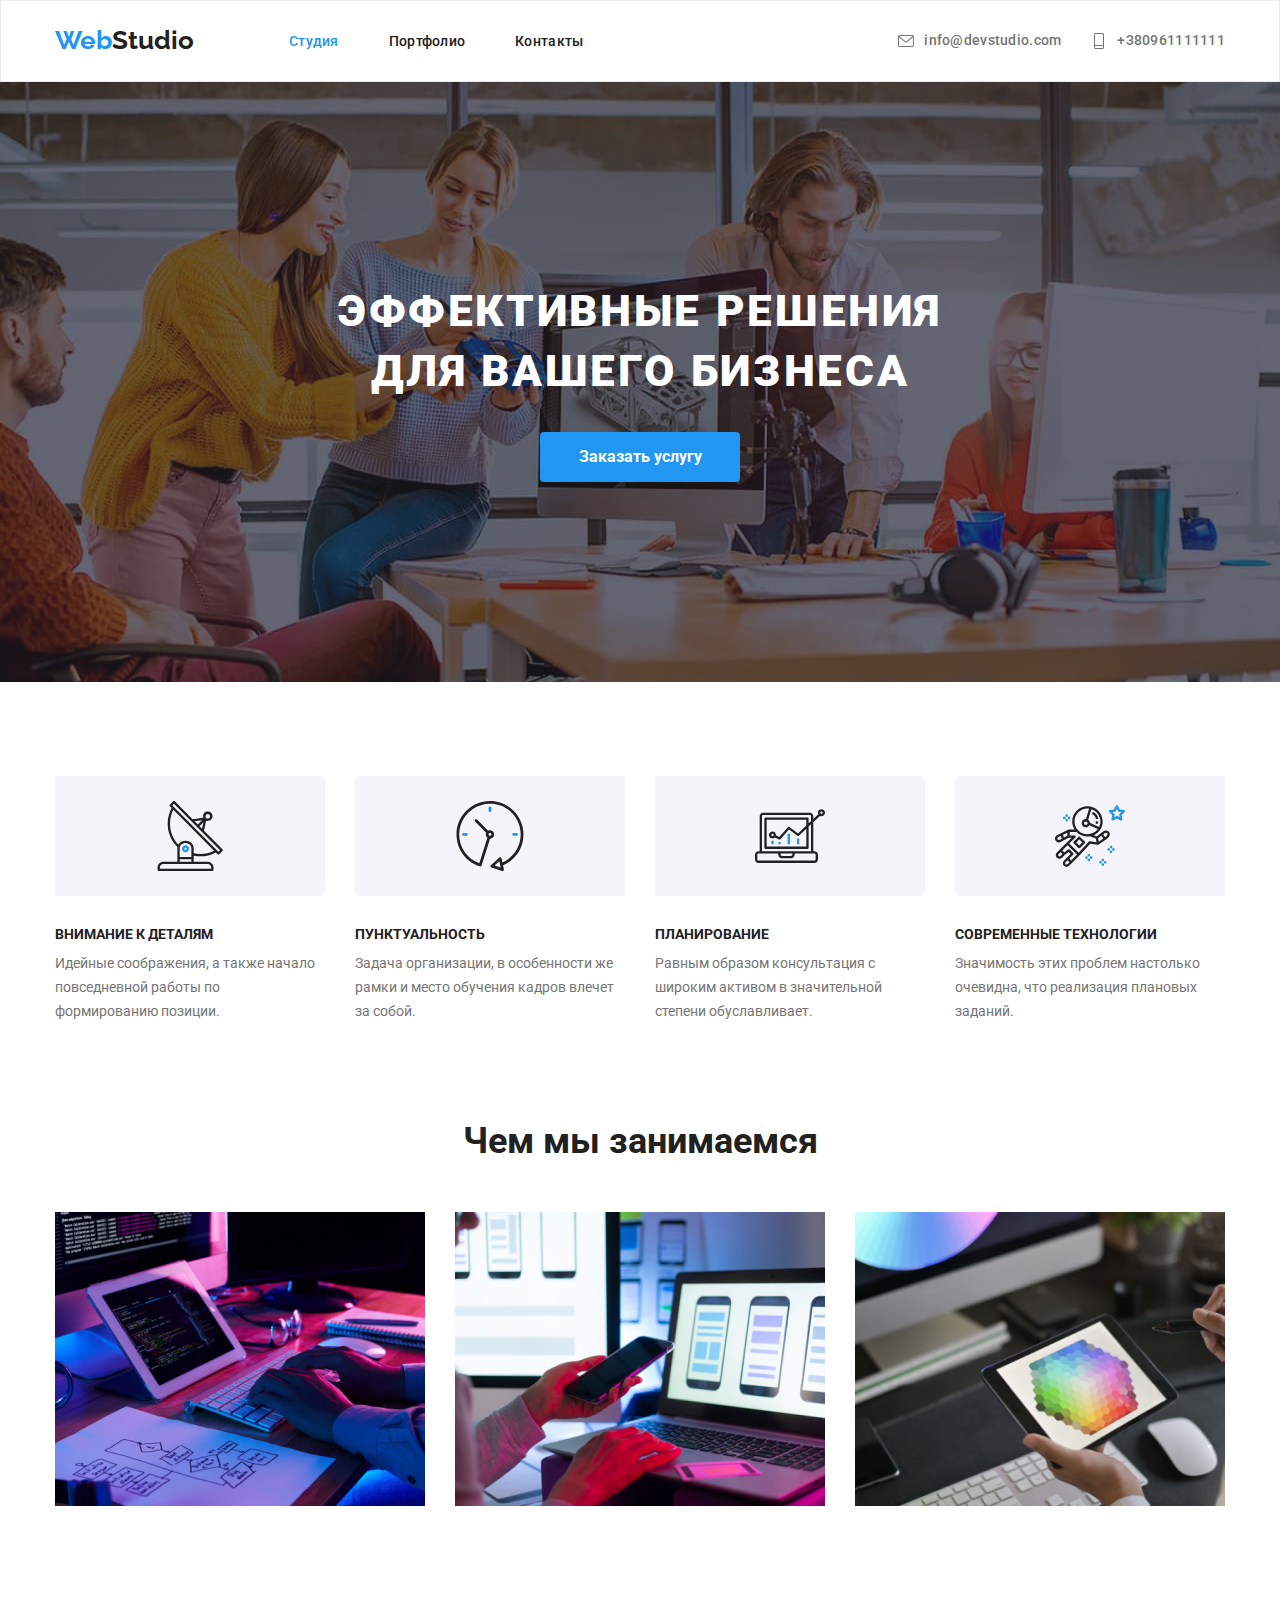
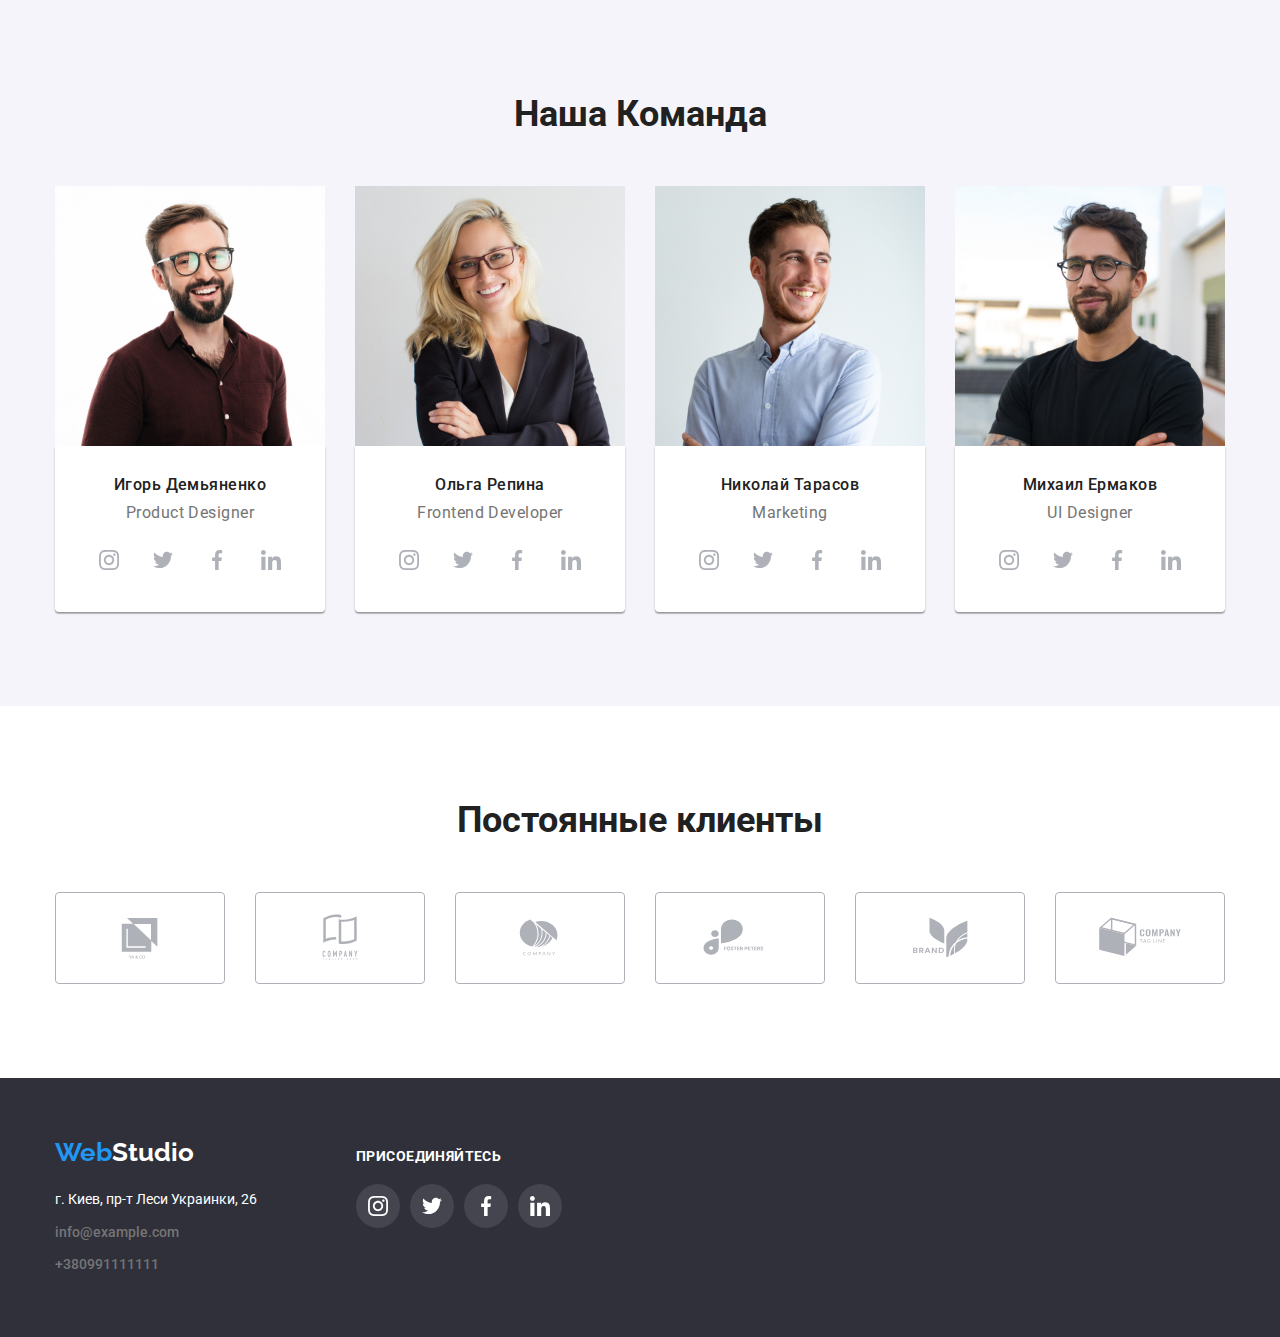
<file: index.html>
<!DOCTYPE html>
<html lang="ru">
  <head>
    <meta charset="UTF-8" />
    <meta http-equiv="X-UA-Compatible" content="IE=edge" />
    <meta name="viewport" content="width=device-width, initial-scale=1.0" />
    <title>Студия</title>
    <link rel="preconnect" href="https://fonts.googleapis.com" />
    <link rel="preconnect" href="https://fonts.gstatic.com" crossorigin />
    <link
      href="https://fonts.googleapis.com/css2?family=Raleway:wght@700&family=Roboto:wght@400;500;700;900&display=swap"
      rel="stylesheet"
    />
    <link
      rel="stylesheet"
      href="https://cdnjs.cloudflare.com/ajax/libs/modern-normalize/1.1.0/modern-normalize.min.css"
    />
    <link rel="stylesheet" href="css/styles.css" />
  </head>
  <body>
    <header class="topline">
      <div class="header-container container">
        <a class="header-logo" href="index.html" lang="en">
          <span class="web">Web</span><span class="studio">Studio</span></a
        >
        <nav>
          <ul class="site-nav">
            <li class="menu-nav">
              <a href="./index.html" class="current">Студия</a>
            </li>
            <li class="menu-nav">
              <a href="./portfolio.html" class="link">Портфолио</a>
            </li>
            <li class="menu-nav">
              <a href="#" class="link">Контакты</a>
            </li>
          </ul>
        </nav>
        <ul class="contact-list">
          <li class="menu-item">
            <a href="mailto:info@devstudio.com" class="contacts">
              <svg class="contact-icon" width="16px" height="16px">
                <use href="./images/icons.svg#icon-mail"></use>
              </svg>
              info@devstudio.com
            </a>
          </li>
          <li class="menu-item">
            <a href="tel:+380961111111" class="contacts">
              <svg class="contact-icon" width="16px" height="16px">
                <use href="./images/icons.svg#icon-tel"></use>
              </svg>
              +380961111111
            </a>
          </li>
        </ul>
      </div>
    </header>
    <main>
      <section class="hero-section">
        <div class="hero-container container">
          <h1 class="hero-title">Эффективные решения для вашего бизнеса</h1>
          <button class="header-btn" type="button">Заказать услугу</button>
        </div>
      </section>
    </main>
    <section class="section">
      <div class="container">
        <h2 class="title">Особенности</h2>
        <ul class="feature-list">
          <li class="feature-item">
            <div class="feature-icon-bg">
              <svg class="feature-icon" width="70px" height="70px">
                <use href="./images/icons.svg#icon-group"></use>
              </svg>
            </div>
            <h3 class="title-feature">Внимание к деталям</h3>
            <p class="feature">
              Идейные соображения, а также начало повседневной работы по
              формированию позиции.
            </p>
          </li>
          <li class="feature-item">
            <div class="feature-icon-bg">
              <svg class="feature-icon" width="70px" height="70px">
                <use href="./images/icons.svg#icon-clock"></use>
              </svg>
            </div>
            <h3 class="title-feature">Пунктуальность</h3>
            <p class="feature">
              Задача организации, в особенности же рамки и место обучения кадров
              влечет за собой.
            </p>
          </li>
          <li class="feature-item">
            <div class="feature-icon-bg">
              <svg class="feature-icon" width="70px" height="70px">
                <use href="./images/icons.svg#icon-diagram1"></use>
              </svg>
            </div>
            <h3 class="title-feature">Планирование</h3>
            <p class="feature">
              Равным образом консультация с широким активом в значительной
              степени обуславливает.
            </p>
          </li>
          <li class="feature-item">
            <div class="feature-icon-bg">
              <svg class="feature-icon" width="70px" height="70px">
                <use href="./images/icons.svg#icon-astronaut1"></use>
              </svg>
            </div>
            <h3 class="title-feature">Современные технологии</h3>
            <p class="feature">
              Значимость этих проблем настолько очевидна, что реализация
              плановых заданий.
            </p>
          </li>
        </ul>
      </div>
    </section>
    <section class="box-section">
      <div class="container">
        <h2 class="section-title">Чем мы занимаемся</h2>
        <ul class="box-list">
          <li class="box-item">
            <img
              src="./images/img1.jpg"
              alt="Планшет с клавиатурой"
              width="370"
              height="294"
            />
          </li>
          <li class="box-item">
            <img
              src="./images/img2.jpg"
              alt="Мобильные телефоны на экране ноутбука"
              width="370"
              height="294"
            />
          </li>
          <li class="box-item">
            <img
              src="./images/img3.jpg"
              alt="Палитра цветов на экране планшета"
              width="370"
              height="294"
            />
          </li>
        </ul>
      </div>
    </section>
    <section class="section-bg">
      <div class="container">
        <h2 class="section-title team-title">Наша Команда</h2>
        <ul class="team-list">
          <li class="team-item">
            <img src="./images/Игорь.jpg" alt="Фото Игоря" width="270" />
            <div class="team-card">
              <h3 class="team-name">Игорь Демьяненко</h3>
              <p lang="en" class="team-card-text">Product Designer</p>
              <ul class="team-social social-list">
                <li class="social-item">
                  <a href="#" class="social-link">
                    <svg class="team-icon" width="20" height="20">
                      <use href="./images/icons.svg#icon-instagram"></use>
                    </svg>
                  </a>
                </li>
                <li class="social-item">
                  <a href="#" class="social-link">
                    <svg class="team-icon" width="20" height="20">
                      <use href="./images/icons.svg#icon-twitter"></use>
                    </svg>
                  </a>
                </li>
                <li class="social-item">
                  <a href="#" class="social-link">
                    <svg class="team-icon" width="20" height="20">
                      <use href="./images/icons.svg#icon-facebook"></use>
                    </svg>
                  </a>
                </li>
                <li class="social-item">
                  <a href="#" class="social-link">
                    <svg class="team-icon" width="20" height="20">
                      <use href="./images/icons.svg#icon-linkedin"></use>
                    </svg>
                  </a>
                </li>
              </ul>
            </div>
          </li>
          <li class="team-item">
            <img src="./images/Ольга.jpg" alt="Фото Ольги" width="270" />
            <div class="team-card">
              <h3 class="team-name">Ольга Репина</h3>
              <p lang="en" class="team-card-text">Frontend Developer</p>
              <ul class="team-social social-list">
                <li class="social-item">
                  <a href="#" class="social-link">
                    <svg class="team-icon" width="20" height="20">
                      <use href="./images/icons.svg#icon-instagram"></use>
                    </svg>
                  </a>
                </li>
                <li class="social-item">
                  <a href="#" class="social-link">
                    <svg class="team-icon" width="20" height="20">
                      <use href="./images/icons.svg#icon-twitter"></use>
                    </svg>
                  </a>
                </li>
                <li class="social-item">
                  <a href="#" class="social-link">
                    <svg class="team-icon" width="20" height="20">
                      <use href="./images/icons.svg#icon-facebook"></use>
                    </svg>
                  </a>
                </li>
                <li class="social-item">
                  <a href="#" class="social-link">
                    <svg class="team-icon" width="20" height="20">
                      <use href="./images/icons.svg#icon-linkedin"></use>
                    </svg>
                  </a>
                </li>
              </ul>
            </div>
          </li>
          <li class="team-item">
            <img src="./images/Николай.jpg" alt="Фото Николая" width="270" />
            <div class="team-card">
              <h3 class="team-name">Николай Тарасов</h3>
              <p lang="en" class="team-card-text">Marketing</p>
              <ul class="team-social social-list">
                <li class="social-item">
                  <a href="#" class="social-link">
                    <svg class="team-icon" width="20" height="20">
                      <use href="./images/icons.svg#icon-instagram"></use>
                    </svg>
                  </a>
                </li>
                <li class="social-item">
                  <a href="#" class="social-link">
                    <svg class="team-icon" width="20" height="20">
                      <use href="./images/icons.svg#icon-twitter"></use>
                    </svg>
                  </a>
                </li>
                <li class="social-item">
                  <a href="#" class="social-link">
                    <svg class="team-icon" width="20" height="20">
                      <use href="./images/icons.svg#icon-facebook"></use>
                    </svg>
                  </a>
                </li>
                <li class="social-item">
                  <a href="#" class="social-link">
                    <svg class="team-icon" width="20" height="20">
                      <use href="./images/icons.svg#icon-linkedin"></use>
                    </svg>
                  </a>
                </li>
              </ul>
            </div>
          </li>
          <li class="team-item">
            <img src="./images/Михаил.jpg" alt="Фото Михаила" width="270" />
            <div class="team-card">
              <h3 class="team-name">Михаил Ермаков</h3>
              <p lang="en" class="team-card-text">UI Designer</p>
              <ul class="team-social social-list">
                <li class="social-item">
                  <a href="#" class="social-link">
                    <svg class="team-icon" width="20" height="20">
                      <use href="./images/icons.svg#icon-instagram"></use>
                    </svg>
                  </a>
                </li>
                <li class="social-item">
                  <a class="social-link">
                    <svg class="team-icon" width="20" height="20">
                      <use href="./images/icons.svg#icon-twitter"></use>
                    </svg>
                  </a>
                </li>
                <li class="social-item">
                  <a href="#" class="social-link">
                    <svg class="team-icon" width="20" height="20">
                      <use href="./images/icons.svg#icon-facebook"></use>
                    </svg>
                  </a>
                </li>
                <li class="social-item">
                  <a href="#" class="social-link">
                    <svg class="team-icon" width="20" height="20">
                      <use href="./images/icons.svg#icon-linkedin"></use>
                    </svg>
                  </a>
                </li>
              </ul>
            </div>
          </li>
        </ul>
      </div>
    </section>
    <section class="section">
      <div class="container">
        <h2 class="section-title client-title">Постоянные клиенты</h2>
        <ul class="client-list">
          <li class="client-item">
            <a href="#" class="client-box">
              <svg class="client-icon" width="170" height="92">
                <use href="./images/icons.svg#icon-logo1"></use>
              </svg>
            </a>
          </li>
          <li class="client-item">
            <a href="#"  class="client-box">
              <svg class="client-icon"  width="170" height="92" >
                <use href="./images/icons.svg#icon-logo4"></use>
              </svg>
            </a>
          </li>
          <li class="client-item">
            <a href="#" class="client-box">
              <svg class="client-icon"  width="170" height="92">
                <use href="./images/icons.svg#icon-logo3"></use>
              </svg>
            </a>
          </li>
          <li class="client-item">
            <a href="#"  class="client-box">
              <svg class="client-icon"  width="170" height="92" >
                <use href="./images/icons.svg#icon-logo2"></use>
              </svg>
            </a>
          </li>
          <li class="client-item">
            <a href="#"  class="client-box">
              <svg class="client-icon"  width="170" height="92" >
                <use href="./images/icons.svg#icon-logo5"></use>
              </svg>
            </a>
          </li>
          <li class="client-item">
            <a href="#"  class="client-box">
              <svg class="client-icon" width="170" height="92" >
                <use href="./images/icons.svg#icon-Logo6"></use>
              </svg>
            </a>
          </li>
        </ul>
      </div>
    </section>
    <footer class="footer">
      <div class="footer-container container">
        <div class="footer-left">
        <a class="footer-logo" href="index.html" lang="en"
          ><span class="web">Web</span>Studio</a>
        <address>
          <div>
          <ul class="footer-list">
            <li>
              <a href="#" class="address">г. Киев, пр-т Леси Украинки, 26</a>
            </li>
            <li><a href="#" class="contacts-mail">info@example.com</a></li>
            <li><a href="#" class="contacts-tel">+380991111111</a></li>
            </ul>
            </div>
          </div>
        </addres>
          <div class="links">
            <p class="footer-name">ПРИСОЕДИНЯЙТЕСЬ</p>
          <ul class="social-footer-list">
            <li class="footer-social">
              <a href="#" class="footer-social-link">
                <svg class="footer-social-icon"  width="20" height="20">
                  <use href="./images/icons.svg#icon-instagram"></use>
                </svg>
              </a>
            </li>
            <li class="footer-social">
              <a href="#" class="footer-social-link">
                <svg class="footer-social-icon"  width="20" height="20">
                  <use href="./images/icons.svg#icon-twitter"></use>
                </svg>
              </a>
            </li>
            <li class="footer-social">
              <a href="#" class="footer-social-link">
                <svg class="footer-social-icon"  width="20" height="20">
                  <use href="./images/icons.svg#icon-facebook"></use>
                </svg>
              </a>
            </li>
            <li class="footer-social">
              <a href="#" class="footer-social-link">
                <svg class="footer-social-icon"  width="20" height="20">
                  <use href="./images/icons.svg#icon-linkedin"></use>
                </svg>
              </a>
            </li>
          </ul>
      </div>
    </footer>
  </body>
</html>
</file>
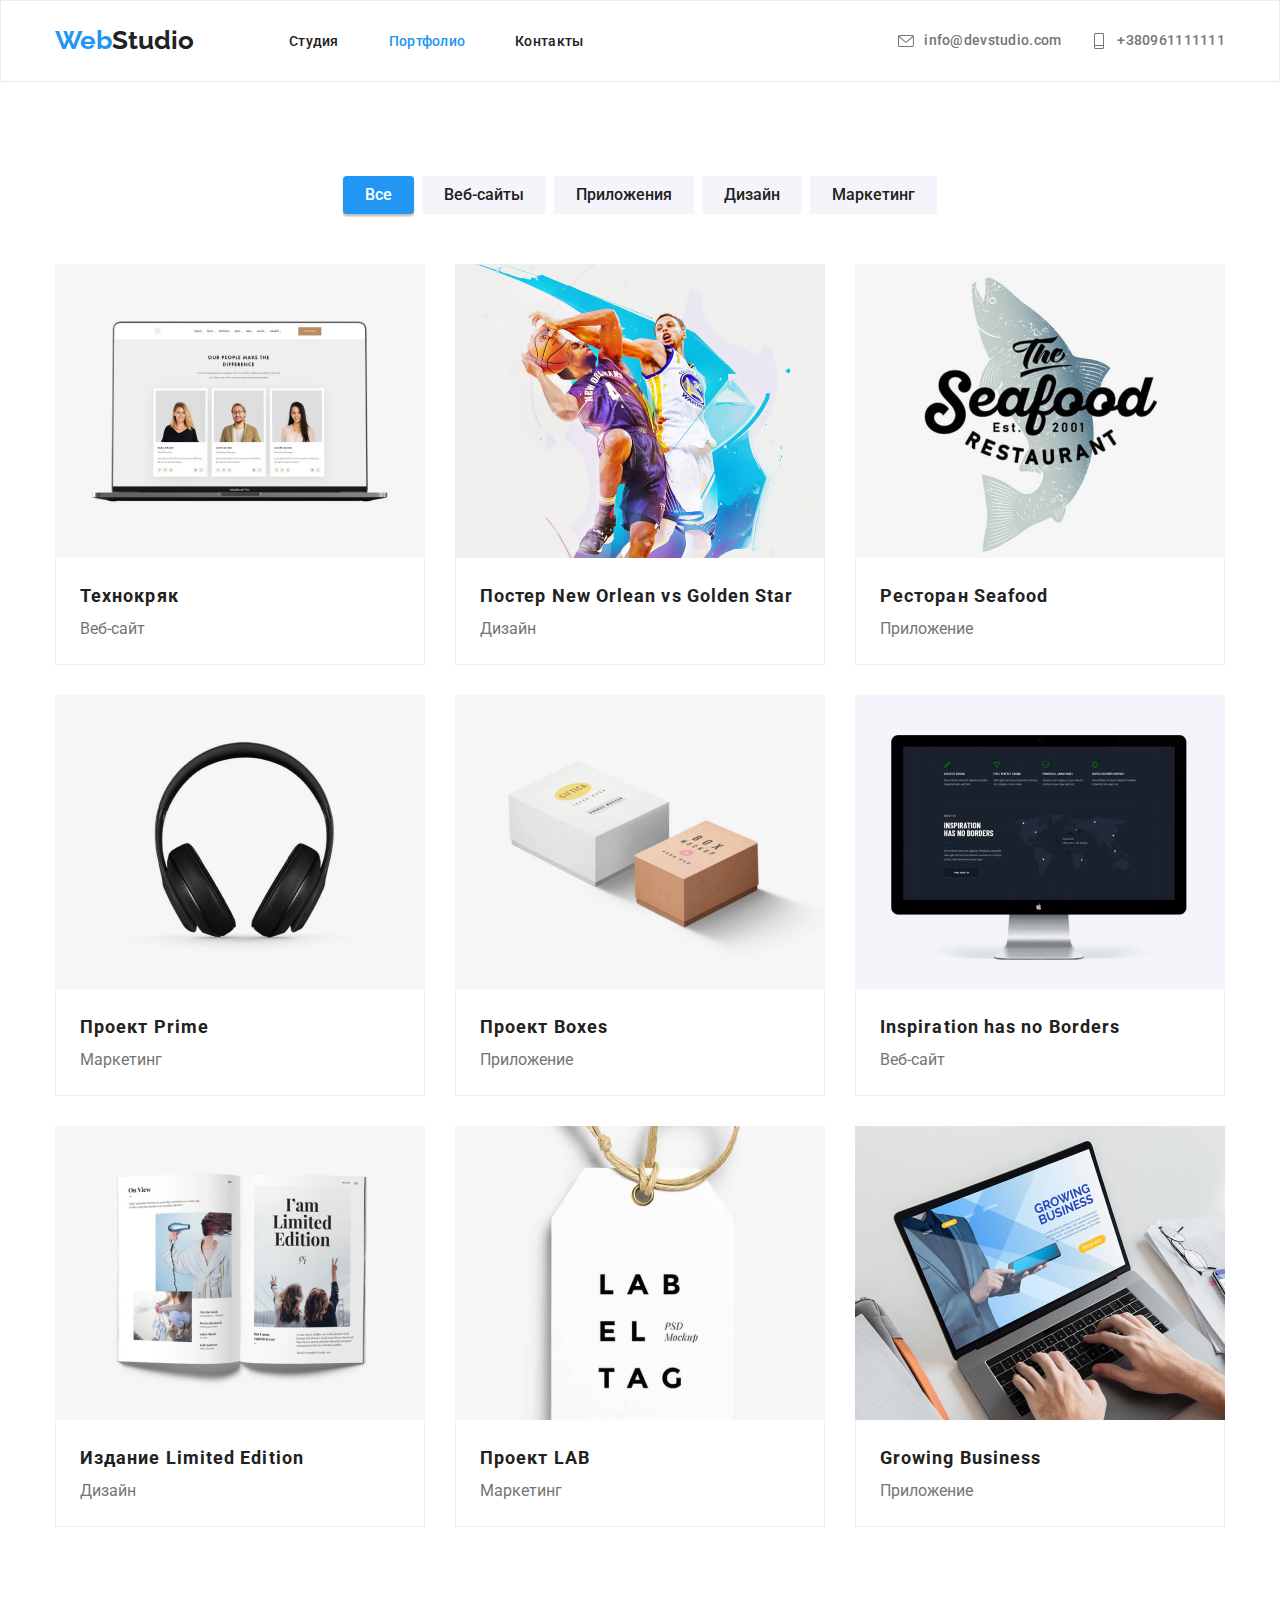
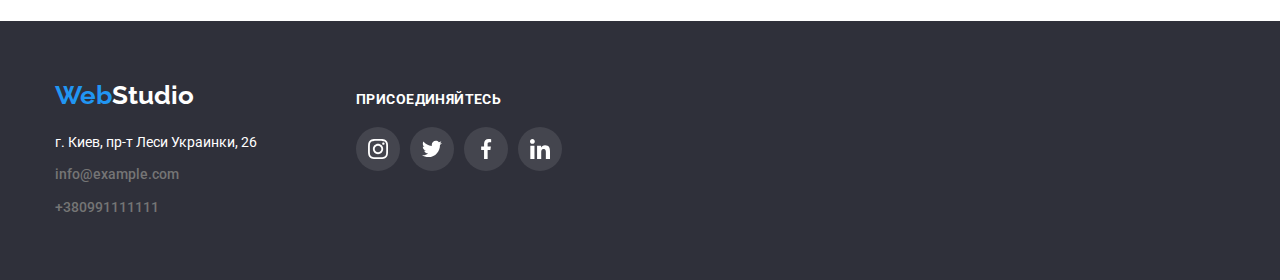
<file: portfolio.html>
<!DOCTYPE html>
<html lang="ru">
  <head>
    <meta charset="UTF-8" />
    <meta http-equiv="X-UA-Compatible" content="IE=edge" />
    <meta name="viewport" content="width=device-width, initial-scale=1.0" />
    <title>Портфолио</title>
    <link rel="preconnect" href="https://fonts.googleapis.com" />
    <link rel="preconnect" href="https://fonts.gstatic.com" crossorigin />
    <link
      href="https://fonts.googleapis.com/css2?family=Raleway:wght@700&family=Roboto:wght@400;500;700;900&display=swap"
      rel="stylesheet"
    />
    <link rel="stylesheet" href="https://cdnjs.cloudflare.com/ajax/libs/modern-normalize/1.1.0/modern-normalize.min.css" />
    <link rel="stylesheet" href="css/styles.css" />
  </head>
  <body>
    <header class="topline">
      <div class="header-container container">
      <a class="header-logo" href="index.html" lang="en">
        <span class="web">Web</span><span class="studio">Studio</span></a>
      <nav>
        <ul class="site-nav list">
          <li class="menu-nav"><a href="./index.html" class="link">Студия</a></li>
          <li class="menu-nav"><a href="./portfolio.html" class="current">Портфолио</a></li>
          <li class="menu-nav"><a href="#" class="link">Контакты</a></li>
        </ul>
      </nav>
      <ul class="contact-list">
        <li class="menu-item">
          <a href="mailto:info@devstudio.com" class="contacts">
            <svg class="contact-icon" width="16px" height="16px">
              <use href="./images/icons.svg#icon-mail"></use>
            </svg>
            info@devstudio.com
          </a>
        </li>
        <li class="menu-item">
          <a href="tel:+380961111111" class="contacts">
            <svg class="contact-icon" width="16px" height="16px">
              <use href="./images/icons.svg#icon-tel"></use>
            </svg>
            +380961111111
          </a>
        </li>
      </ul>
      </div>
    </header>
    <main>
      <section class="section-group">
        <div class="container">
        <h1 class="title">Фильтр</h1>
        <ul class="filtr-list">
          <li class="filtr-btn"><button type="button" class="btn-active">Все</button></li>
          <li class="filtr-btn"><button type="button" class="btn">Веб-сайты</button></li>
          <li class="filtr-btn"><button type="button" class="btn">Приложения</button></li>
          <li class="filtr-btn"><button type="button" class="btn">Дизайн</button></li>
          <li class="filtr-btn"><button type="button" class="btn">Маркетинг</button></li>
        </ul>
        <ul class="flex-container">
          <li class="flex-element">
            <a href="#" class="project-element">
            <img src="./images/imgТехнокряк.jpg" alt="ноутбук" width="370"  />
            <div class="portfolio-group">
            <h2 class="project-list">Технокряк</h2>
            <p class="project-text">Веб-сайт</p>
            </div>
            </a>
          </li>
          <li class="flex-element">
            <a href="#"  class="project-element">
            <img src="./images/imgпостер.jpg" alt="баскетболисты" width="370" />
            <div class="portfolio-group">
            <h2 class="project-list">
              Постер<span lang="en"> New Orlean vs Golden Star</span>
            </h2>
            <p class="project-text">Дизайн</p>
            </div>
            </a>
          </li>
          <li class="flex-element">
            <a href="#"  class="project-element">
            <img
              src="./images/РесторанSeafood.jpg"
              alt="логотип ресторана"
              width="370"
            />
            <div class="portfolio-group">
            <h2 class="project-list">
              Ресторан<span lang="en"> Seafood</span>
            </h2>
            <p class="project-text">Приложение</p>
            </div>
            </a>
          </li>
          <li class="flex-element">
            <a href="#"  class="project-element">
            <img src="./images/ПроектPrime.jpg" alt="наушники" width="370" />
            <div class="portfolio-group">
            <h2 class="project-list">Проект<span lang="en"> Prime</span></h2>
            <p class="project-text">Маркетинг</p>
            </div>
            </a>
          </li>
          <li class="flex-element">
            <a href="#"  class="project-element">
            <img src="./images/Проектboxes.jpg" alt="коробки" width="370" />
            <div class="portfolio-group">
            <h2 class="project-list">Проект<span lang="en"> Boxes</span></h2>
            <p class="project-text">Приложение</p>
            </div>
            </a>
          </li>
          <li class="flex-element">
            <a href="#"  class="project-element">
            <img src="./images/Inspiration.jpg" alt="монитор" width="370" />
            <div class="portfolio-group">
            <h2 lang="en" class="project-list">Inspiration has no Borders</h2>
            <p class="project-text">Веб-сайт</p>
            </div>
            </a>
          </li>
          <li class="flex-element">
            <a href="#" class="project-element">
            <img
              src="./images/Изданиеlimitededition.jpg"
              alt="книга"
              width="370"
            />
            <div class="portfolio-group">
            <h2 class="project-list">
              Издание<span lang="en"> Limited Edition</span>
            </h2>
            <p class="project-text">Дизайн</p>
            </div>
            </a>
          </li>
          <li class="flex-element">
            <a href="#"  class="project-element">
            <img src="./images/Проектlab.jpg" alt="бирка" width="370" />
            <div class="portfolio-group">
            <h2 class="project-list">Проект<span lang="en"> LAB</span></h2>
            <p class="project-text">Маркетинг</p>
            </div>
            </a>
          </li>
          <li class="flex-element">
            <a href="#"  class="project-element">
            <img
              src="./images/GrowingBusiness.jpg"
              alt="работа за ноутбуком"
              width="370"
            />
            <div class="portfolio-group">
            <h2 lang="en" class="project-list">Growing Business</h2>
            <p class="project-text">Приложение</p>
            </div>
            </a>
          </li>
        </ul>
        </div>
      </section>
    </main>
     <footer class="footer">
      <div class="footer-container container">
        <div class="footer-left">
        <a class="footer-logo" href="index.html" lang="en"
          ><span class="web">Web</span>Studio</a>
        <address>
          <div>
          <ul class="footer-list">
            <li>
              <a href="#" class="address">г. Киев, пр-т Леси Украинки, 26</a>
            </li>
            <li><a href="#" class="contacts-mail">info@example.com</a></li>
            <li><a href="#" class="contacts-tel">+380991111111</a></li>
            </ul>
            </div>
          </div>
        </address>
          <div class="links">
            <p class="footer-name">ПРИСОЕДИНЯЙТЕСЬ</p>
          <ul class="social-footer-list">
            <li class="footer-social">
              <a href="#" class="footer-social-link">
                <svg class="footer-social-icon"  width="20" height="20">
                  <use href="./images/icons.svg#icon-instagram"></use>
                </svg>
              </a>
            </li>
            <li class="footer-social">
              <a href="#" class="footer-social-link">
                <svg class="footer-social-icon"  width="20" height="20">
                  <use href="./images/icons.svg#icon-twitter"></use>
                </svg>
              </a>
            </li>
            <li class="footer-social">
              <a href="#" class="footer-social-link">
                <svg class="footer-social-icon"  width="20" height="20">
                  <use href="./images/icons.svg#icon-facebook"></use>
                </svg>
              </a>
            </li>
            <li class="footer-social">
              <a href="#" class="footer-social-link">
                <svg class="footer-social-icon"  width="20" height="20">
                  <use href="./images/icons.svg#icon-linkedin"></use>
                </svg>
              </a>
            </li>
          </ul>
      </div>
    </footer>
  </body>
</html>
</file>
<file: css/styles.css>
:root {
  --primary-text-color: #212121;
  --secondary-text-color: #757575;
  --primary-title-color: #ffffff;
  --secondary-title-color: #2f303a;
  --accent-color: #2196f3;
}
p,
h1,
h2,
h3,
h4,
h5,
h6 {
  margin: 0;
}
ul {
  margin: 0;
  padding: 0;
}
*::before,
*::after {
  box-sizing: border-box;
}

body {
  text-decoration: none;
  background-color: var(--primary-title-color);
  color: var(--primary-text-color);
  font-family: Roboto, Raleway, sans-serif;
}
.topline {
  background-color: var(--primary-title-color);
  border: 1px solid #ececec;
  margin: 0 auto;
}
.header-container {
  display: flex;
  align-items: center;
}
.container {
  width: 1200px;
  margin-left: auto;
  margin-right: auto;
  padding-left: 15px;
  padding-right: 15px;
}
.header-logo {
  color: var(--primary-text-color);
  font-family: Raleway, sans-serif;
  font-style: normal;
  font-weight: 700;
  font-size: 26px;
  text-decoration: none;
  margin-right: 95px;
}
.web {
  color: var(--accent-color);
  font-family: Raleway, sans-serif;
  font-style: normal;
  font-weight: 700;
  font-size: 26px;
}
.studio {
  color: var(--primary-text-color);
  font-family: Raleway, sans-serif;
  font-style: normal;
  font-weight: 700;
  font-size: 26px;
  text-decoration: none;
}
.header-logo {
  display: flex;
  padding-top: 24px;
  padding-bottom: 25px;
}
.site-nav {
  display: flex;
  list-style: none;
}
.menu-nav {
  display: inline-flex;
  list-style: none;
  margin-right: 50px;
  vertical-align: middle;
}
.menu-nav:last-child {
  margin-right: 0;
}
.header-nav {
  align-items: center;
}
.contact-list {
  display: flex;
  margin-left: auto;
  list-style: none;
  letter-spacing: 0.02em;
  font-weight: 500;
  font-size: 14px;
  line-height: 1.14;
  color: var(--secondary-text-color);
}
.contact-list .menu-item {
  margin-right: 30px;
}
.menu-item: {
  display: flex;
  align-items: center;
  color: var(--secondary-text-color);
}
.site-nav .link {
  color: var(--primary-text-color);
  font-family: Roboto, sans-serif;
  font-style: normal;
  font-weight: 500;
  font-size: 14px;
  text-decoration: none;
}
.current {
  font-family: Roboto;
  font-style: normal;
  font-weight: 500;
  font-size: 14px;
  line-height: 16px;
  letter-spacing: 0.02em;
  color: var(--accent-color);
  text-decoration: none;
  padding-bottom: 32px;
  padding-top: 32px;
}
.link {
  font-family: Roboto;
  font-style: normal;
  font-weight: 500;
  font-size: 14px;
  line-height: 16px;
  letter-spacing: 0.02em;
  color: var(--accent-color);
}
.link {
  padding-bottom: 32px;
  padding-top: 32px;
}
.link:hover,
.link:focus {
  color: var(--accent-color);
}
.contacts {
  padding-top: 32px;
  padding-bottom: 32px;
  color: var(--secondary-text-color);
  font-family: Roboto, sans-serif;
  font-weight: 500;
  font-size: 14px;
  line-height: 1.14;
  letter-spacing: 0.02em;
  text-decoration: none;
}
.contacts {
  display: flex;
  justify-content: center;
}
.menu-item:last-child {
  margin-right: 0;
}
.contacts:hover,
.contacts:focus {
  color: var(--accent-color);
}
.contacts:hover .contact-icon,
.contacts:focus .contact-icon {
  fill: var(--accent-color);
}
.contact-icon {
  display: flex;
  margin-right: 10px;
  fill: currentColor;
}

.header-contact:hover,
.header-contact:focus {
  color: var(--accent-color);
}
.hero-section {
  background-color: var(--secondary-title-color);
  padding-top: 200px;
  padding-bottom: 200px;
  text-align: center;
  background-image: linear-gradient(
      to right,
      rgba(47, 48, 58, 0.4),
      rgba(47, 48, 58, 0.4)
    ),
    url(../images/bgimage.jpg);
  background-size: cover;
  background-position: center;
  background-repeat: no-repeat;
  max-width: 1600px;
  margin: 0 auto;
}
.hero-title {
  font-family: Roboto;
  font-style: normal;
  font-weight: 900;
  font-size: 44px;
  line-height: 1.36;
  text-align: center;
  letter-spacing: 0.06em;
  text-transform: uppercase;
  color: var(--primary-title-color);
}
.hero-title {
  width: 696px;
  margin: 0 auto;
  margin-bottom: 30px;
}
.header-btn {
  color: var(--primary-title-color);
  background-color: var(--accent-color);
  font-family: Roboto, sans-serif;
  font-style: normal;
  font-weight: 700;
  font-size: 16px;
  line-height: 1.87;
  border: 0;
}
.hero-container {
}
.header-btn {
  display: block;
  margin: 0 auto;
  border-radius: 4px;
  width: 200px;
  height: 50px;
}
.header-btn:hover,
.header-btn:focus {
  cursor: pointer;
  background-color: #188ce8;
  color: var(--primary-title-color);
}
.section {
  list-style: none;
  padding-top: 94px;
  padding-bottom: 94px;
}

.feature-list {
  color: var(--primary-text-color);
  font-family: Roboto, sans-serif;
  font-size: 700;
  list-style: none;
  display: flex;
}
.title-feature {
  color: var(--primary-text-color);
  font-family: Roboto, sans-serif;
  font-style: normal;
  font-weight: 700;
  font-size: 14px;
  text-transform: uppercase;
  margin-bottom: 10px;
}
.feature-item {
  margin-right: 30px;
}
.feature-item:last-child {
  margin-right: 0;
}
.feature-icon-bg {
  display: flex;
  justify-content: center;
  align-items: center;
  margin-bottom: 30px;
  height: 120px;
  width: 270px;
  border-radius: 4px;
  background: #f5f4fa;
}
.feature {
  font-family: Roboto, sans-serif;
  font-style: normal;
  font-size: 14px;
  line-height: 1.71;
  color: var(--secondary-text-color);
  width: 270px;
  height: 75px;
}
.box-section {
  list-style: none;
  padding-bottom: 94px;

  text-align: center;
}
.section-title {
  color: var(--primary-text-color);
  font-family: Roboto, sans-serif;
  font-style: normal;
  font-weight: 700;
  font-size: 36px;
  list-style: none;
}
.section-title {
  text-align: center;
  margin-bottom: 50px;
}
.box-list {
  list-style: none;
  display: flex;
}
.box-item {
  margin-right: 30px;
}
.box-item:last-child {
  margin-right: 0;
}
.section-bg {
  background-color: #f5f4fa;
  padding-bottom: 94px;
  padding-top: 94px;
}
.team-title {
}
.team-list {
  display: flex;
  list-style: none;
  box-sizing: border-box;
}
.team-item {
  margin-right: 30px;
  display: block;
}
.team-item:last-child {
  margin-right: 0;
}
.team-card {
  background-color: #ffffff;
  text-align: center;
  letter-spacing: 0.03em;
  padding-top: 30px;
  padding-bottom: 30px;
  padding-right: auto;
  box-shadow: 0px 1px 3px rgba(0, 0, 0, 0.12), 0px 1px 1px rgba(0, 0, 0, 0.14),
    0px 2px 1px rgba(0, 0, 0, 0.2);
  border-radius: 0px 0px 4px 4px;
}
.team-name {
  font-family: Roboto, sans-serif;
  font-style: normal;
  font-weight: 500;
  font-size: 16px;
  color: var(--primary-text-color);
}
.team-card-text {
  font-family: Roboto, sans-serif;
  font-style: normal;
  color: var(--secondary-text-color);
  text-align: center;
  letter-spacing: 0.03em;
  margin-top: 10px;
}
.social-list {
  display: flex;
  justify-content: center;
  list-style: none;
}
.team-social {
  display: flex;
  margin-top: 16px;
  align-items: center;
  margin-left: auto;
  margin-right: auto;
}
.social-item {
  width: 44px;
  height: 44px;
  margin-right: 10px;
}
.social-item:last-child {
  margin-right: 0;
}
.social-link {
  display: flex;
  width: 100%;
  height: 100%;
  border-radius: 50%;
  align-items: center;
  justify-content: center;
  fill: #afb1b8;
}
.social-link:hover,
.social-link:focus {
  background-color: var(--accent-color);
}
.social-link:hover .team-icon,
.social-link:focus .team-icon {
  fill: var(--primary-title-color);
}
.team-icon: {
  background: #afb1b8;
}
.cliet-title {
}
.client-list {
  display: flex;
  list-style: none;
  box-sizing: border-box;
}
.client-item {
  margin-right: 30px;
  justify-content: center;
}
.client-item:last-child {
  margin-right: 0;
}
.client-box {
  display: flex;
  justify-content: center;
  align-items: center;
  height: 92px;
  width: 170px;
  border: 1px solid #afb1b8;
  border-radius: 4px;
  fill: #afb1b8;
}
.client-box:hover,
.client-box:focus {
  border-color: var(--accent-color);
}
.client-box:hover .client-icon,
.client-box:focus .client-icon {
  fill: var(--accent-color);
}
.client-icon {
  box-sizing: border-box;
  border-radius: 4px;
}
.footer {
  background-color: var(--secondary-title-color);
  padding-top: 60px;
  padding-bottom: 60px;
}

.footer-container {
  width: 1200px;
  padding-left: 15px;
  padding-right: 15px;
  margin: 0 auto;
  display: flex;
  align-items: baseline;
}

.footer-logo {
  color: var(--primary-title-color);
  font-family: Raleway, sans-serif;
  font-style: normal;
  font-weight: 700;
  font-size: 26px;
  text-decoration: none;
  display: flex;
  margin-bottom: 20px;
}
.web {
  color: var(--accent-color);
  font-family: Raleway, sans-serif;
  font-style: normal;
  font-weight: 700;
  font-size: 26px;
}
.footer-list {
  font-family: Roboto, sans-serif;
  font-style: normal;
  font-size: 14px;
  color: var(--primary-title-color);
  text-decoration: none;
  list-style: none;
  display: block;
}
.footer-list {
  display: block;
}
.contacts-mail {
  display: block;
  margin-bottom: 9px;
  color: var(--secondary-text-color);
  font-family: Roboto, sans-serif;
  font-style: normal;
  font-weight: 500;
  font-size: 14px;
  text-decoration: none;
  line-height: 1.71;
}
.contacts-tel {
  display: block;
  color: var(--secondary-text-color);
  font-family: Roboto, sans-serif;
  font-style: normal;
  font-weight: 500;
  font-size: 14px;
  text-decoration: none;
  line-height: 1.71;
}
.contacts-tel:hover,
.contacts-tel:focus {
  color: var(--accent-color);
}
.contacts-mail:hover,
.contacts-mail:focus {
  color: var(--accent-color);
}
.footer-left {
  width: 231px;
  margin-right: 70px;
}
.links {
  display: block;
}
.social-footer-list {
  display: flex;
  margin-top: 0;
  margin-bottom: 0;
  align-items: center;
  justify-content: center;
  margin-left: auto;
  margin-right: auto;
  padding-left: 0;
}
.footer-name {
  font-family: Roboto;
  font-style: normal;
  font-weight: 700;
  font-size: 14px;
  line-height: 16px;
  letter-spacing: 0.03em;
  margin-bottom: 20px;
  justify-content: center;
  display: inline-flex;
  color: var(--primary-title-color);
}
.footer-social {
  width: 44px;
  height: 44px;
  margin-right: 10px;
  list-style: none;
}
.footer-social-link {
  display: flex;
  padding: 0;
  width: 44px;
  height: 44px;
  background-color: rgba(255, 255, 255, 0.1);
  border-radius: 50%;
  justify-content: center;
  align-items: center;
}
.footer-social:last-child {
  margin-right: 0;
}
.footer-social-link:hover,
.footer-social-link:focus {
  background-color: var(--accent-color);
}
.footer-social-link:hover .footer-social-icon,
.footer-social-link:focus .footer-social-icon {
  fill: var(--primary-title-color);
}
.footer-social-icon {
  fill: var(--primary-title-color);
}
.section-group {
  padding-top: 94px;
  padding-bottom: 94px;
}
.title {
  display: none;
}
.filtr-list {
  list-style: none;
  display: flex;
  justify-content: center;
  margin-bottom: 50px;
  margin-right: auto;
  margin-left: auto;
  text-align: left;
}
.filtr-btn {
  background: #f5f4fa;
  margin-right: 8px;
}
.filtr-btn:last-child {
  margin-right: 0;
}
.btn {
  cursor: pointer;
  font-family: Roboto, sans-serif;
  font-style: normal;
  font-weight: 500;
  font-size: 16px;
  line-height: 1.62;
  color: var(--primary-text-color);
  background: #f5f4fa;
  list-style: none;
  border: none;
}
.btn {
  display: block;
  padding-top: 6px;
  padding-bottom: 6px;
  padding-right: 22px;
  padding-left: 22px;
  align-items: center;
  border-radius: 4px;
}

.btn-active {
  cursor: pointer;
  font-family: Roboto, sans-serif;
  font-style: normal;
  font-weight: 500;
  font-size: 16px;
  line-height: 1.62;
  color: var(--primary-title-color);
  background: var(--accent-color);
  list-style: none;
  border: none;
  border-radius: 4px;
  box-shadow: 0px 3px 1px rgba(0, 0, 0, 0.1), 0px 1px 2px rgba(0, 0, 0, 0.08),
    0px 2px 2px rgba(0, 0, 0, 0.12);
}

.btn-active {
  display: block;
  padding-top: 6px;
  padding-bottom: 6px;
  padding-right: 22px;
  padding-left: 22px;
}
.btn:hover,
.btn:focus {
  background-color: var(--accent-color);
  color: var(--primary-title-color);
  border-radius: 4px;
  box-shadow: 0px 3px 1px rgba(0, 0, 0, 0.1), 0px 1px 2px rgba(0, 0, 0, 0.08),
    0px 2px 2px rgba(0, 0, 0, 0.12);
}
.flex-container {
  display: flex;
  flex-wrap: wrap;
  text-decoration: none;
}
.flex-element {
  width: 370px;
  margin-right: 30px;
  margin-bottom: 30px;
  list-style: none;
}
.flex-element:hover,
.flex-element:focus {
  box-shadow: 0px 1px 1px rgba(0, 0, 0, 0.12), 0px 4px 4px rgba(0, 0, 0, 0.06),
    1px 4px 6px rgba(0, 0, 0, 0.16);
}
.flex-element:nth-child(3n) {
  margin-right: 0;
}
.flex-element:nth-last-child(-n + 3) {
  margin-bottom: 0;
}
.project-element {
  text-decoration: none;
}
.portfolio-group {
  border: 1px solid #eeeeee;
  border-top: 0;
  padding-left: 24px;
  padding-right: 24px;
  padding-top: 20px;
  padding-bottom: 20px;
  list-style: none;
}
img {
  display: block;
}
.project-list {
  font-family: Roboto;
  font-style: normal;
  font-weight: 700;
  font-size: 18px;
  line-height: 2;
  letter-spacing: 0.06em;
  color: var(--primary-text-color);
  list-style: none;
}
.project-text {
  font-family: Roboto, sans-serif;
  font-style: normal;
  font-weight: normal;
  font-size: 16px;
  line-height: 1.87;
  color: #757575;
  list-style: none;
  text-decoration: none;
}
.project-text {
}
.address {
  font-family: Roboto, sans-serif;
  font-style: normal;
  font-weight: normal;
  font-size: 14px;
  line-height: 1.71;
  color: var(--primary-title-color);
  text-decoration: none;
  margin-bottom: 9px;
  display: block;
}
</file>
